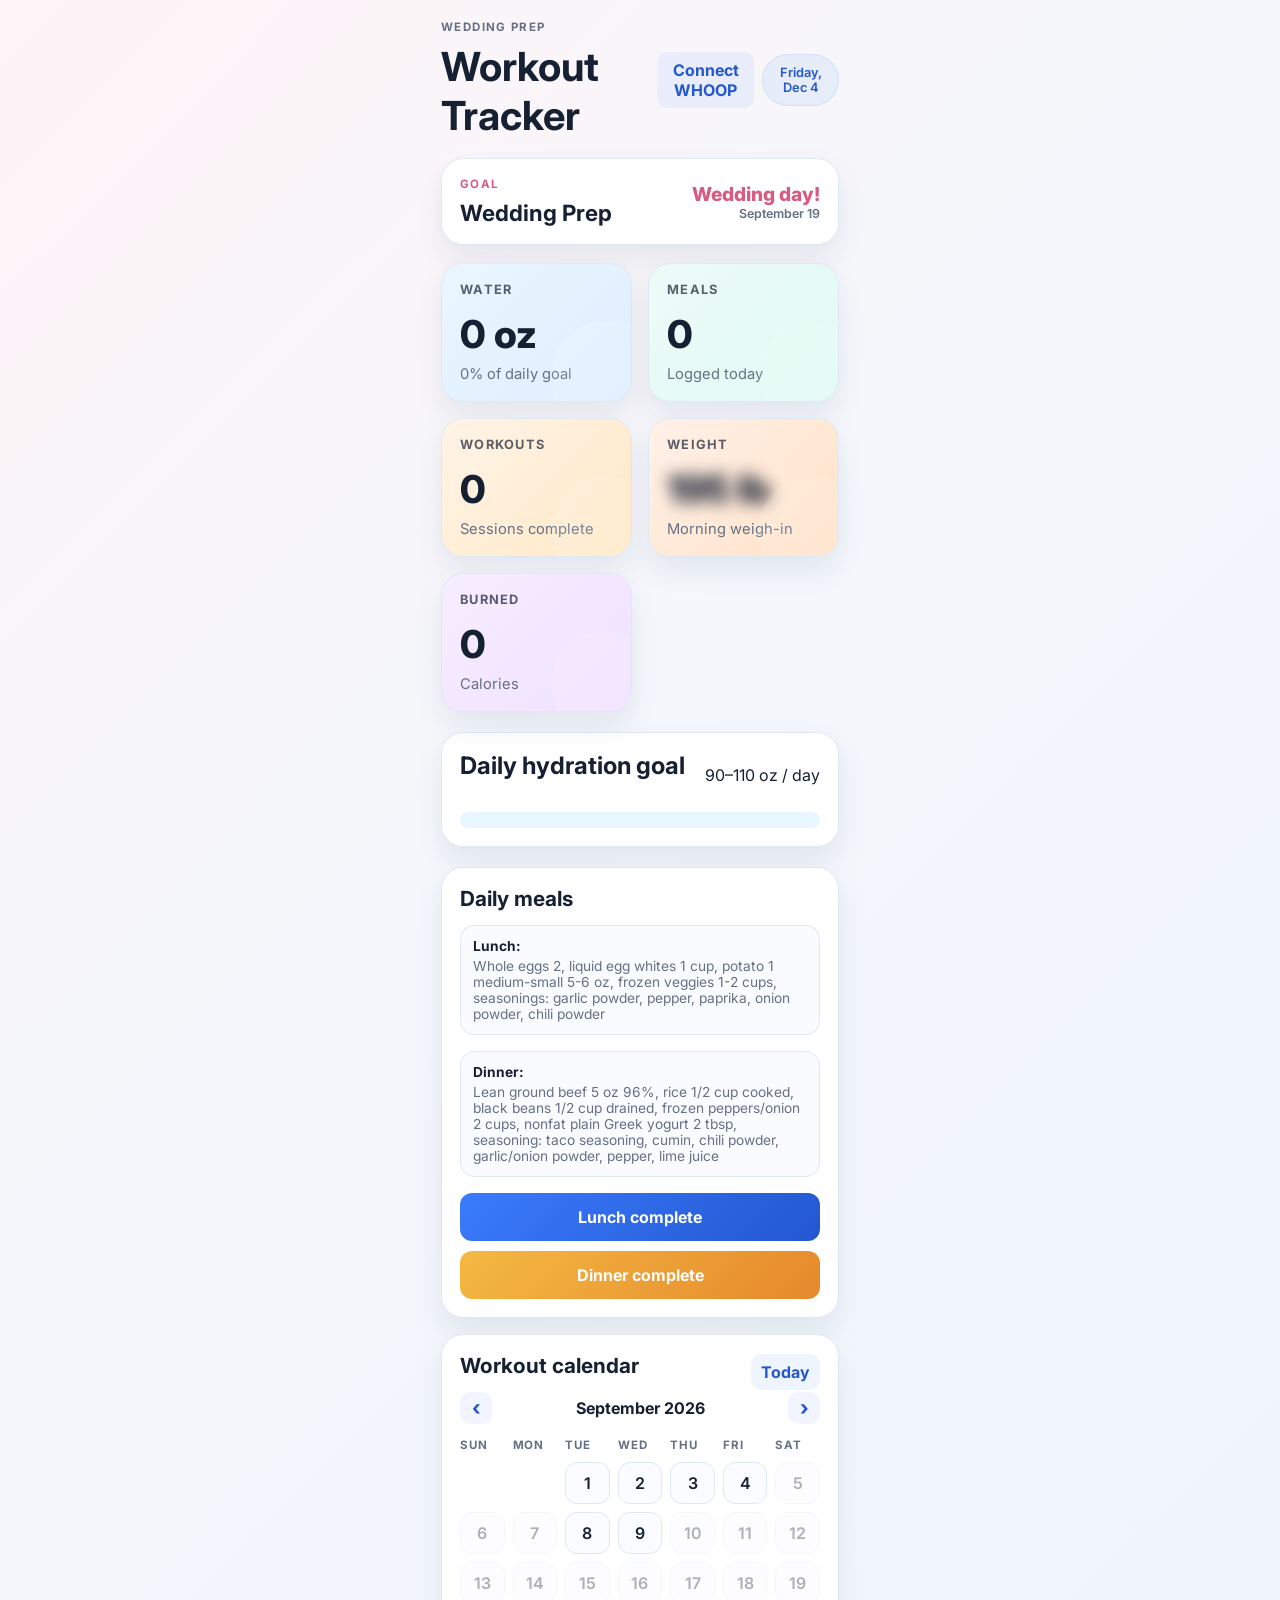
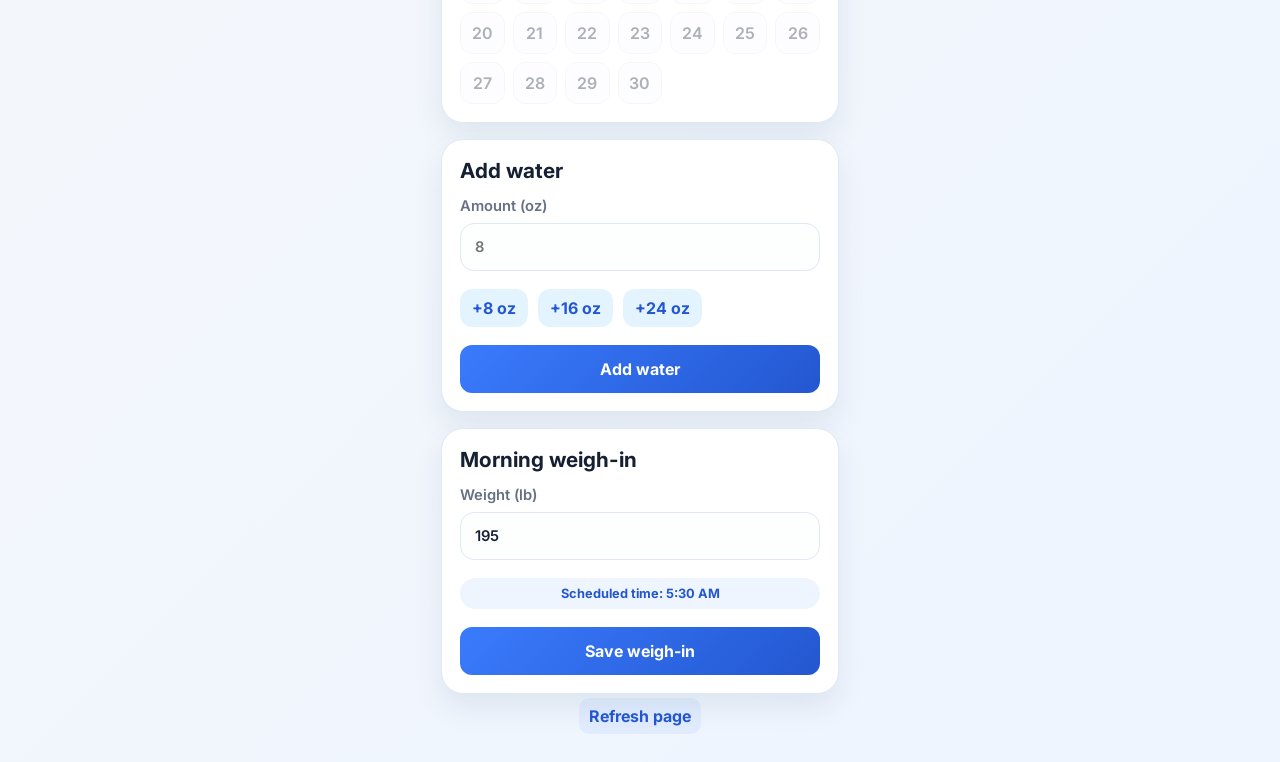
<file: index.html>
<!DOCTYPE html>
<html lang="en">
  <head>
    <meta charset="UTF-8" />
    <meta name="viewport" content="width=device-width, initial-scale=1.0, viewport-fit=cover" />
    <meta name="apple-mobile-web-app-capable" content="yes" />
    <meta name="apple-mobile-web-app-status-bar-style" content="default" />
    <title>Workout Tracker</title>
    <link rel="stylesheet" href="styles.css" />
    <link rel="preconnect" href="https://fonts.googleapis.com" />
    <link rel="preconnect" href="https://fonts.gstatic.com" crossorigin />
    <link
      href="https://fonts.googleapis.com/css2?family=Inter:wght@400;500;600;700;800&display=swap"
      rel="stylesheet"
    />
  </head>
  <body>
    <div class="app-shell">
      <header class="topbar">
        <div>
          <p class="eyebrow">Wedding prep</p>
          <h1>Workout Tracker</h1>
        </div>
        <div class="topbar-actions">
          <button type="button" class="tiny-btn" id="connectWhoopBtn">Connect WHOOP</button>
          <div class="date-pill" id="todayDate"></div>
        </div>
      </header>

      <section class="card goal-banner">
        <div class="goal-copy">
          <p class="eyebrow accent">Goal</p>
          <h2>Wedding Prep</h2>
        </div>
        <div class="countdown-wrap">
          <div class="countdown-value" id="weddingCountdown">0 days</div>
          <div class="goal-date">September 19</div>
        </div>
      </section>

      <main class="dashboard">
        <section class="summary-grid">
          <article class="card stat-card water-card log-launcher" data-log="water" role="button" tabindex="0" aria-label="Open water log">
            <div class="card-label">Water</div>
            <div class="stat-value" id="waterTotal">0 L</div>
            <div class="stat-meta"><span id="waterProgressLabel">0%</span> of daily goal</div>
          </article>

          <article class="card stat-card meals-card log-launcher" data-log="meal" role="button" tabindex="0" aria-label="Open meal log">
            <div class="card-label">Meals</div>
            <div class="stat-value" id="mealCount">0</div>
            <div class="stat-meta">Logged today</div>
          </article>

          <article class="card stat-card workout-card">
            <div class="card-label">Workouts</div>
            <div class="stat-value" id="workoutCount">0</div>
            <div class="stat-meta">Sessions complete</div>
          </article>

          <article class="card stat-card weight-card log-launcher" data-log="weight" role="button" tabindex="0" aria-label="Open weight log">
            <div class="card-label">Weight</div>
            <div class="stat-value" id="weightValue">195 lb</div>
            <div class="stat-meta">Morning weigh-in</div>
          </article>

          <article class="card stat-card calorie-card">
            <div class="card-label">Burned</div>
            <div class="stat-value" id="caloriesBurned">0</div>
            <div class="stat-meta">Calories</div>
          </article>
        </section>

        <section class="progress-wrap card">
          <div class="progress-head">
            <h2>Daily hydration goal</h2>
            <span id="hydrationGoalText">90–110 oz / day</span>
          </div>
          <div class="progress-bar">
            <div class="progress-fill" id="hydrationProgress"></div>
          </div>
        </section>

        <section class="forms-grid">
          <article class="card form-card">
            <h2>Daily meals</h2>
            <form id="mealForm" class="meal-check-form">
              <div class="meal-template">
                <strong>Lunch:</strong>
                <span>Whole eggs 2, liquid egg whites 1 cup, potato 1 medium-small 5-6 oz, frozen veggies 1-2 cups, seasonings: garlic powder, pepper, paprika, onion powder, chili powder</span>
              </div>

              <div class="meal-template">
                <strong>Dinner:</strong>
                <span>Lean ground beef 5 oz 96%, rice 1/2 cup cooked, black beans 1/2 cup drained, frozen peppers/onion 2 cups, nonfat plain Greek yogurt 2 tbsp, seasoning: taco seasoning, cumin, chili powder, garlic/onion powder, pepper, lime juice</span>
              </div>

              <div class="meal-check-buttons">
                <button type="button" class="meal-check-btn primary-btn" data-meal-type="Lunch">Lunch complete</button>
                <button type="button" class="meal-check-btn secondary-btn" data-meal-type="Dinner">Dinner complete</button>
              </div>
            </form>
          </article>

          <article class="card form-card calendar-card">
            <div class="calendar-topbar">
              <h2>Workout calendar</h2>
              <button type="button" class="tiny-btn" id="todayButton">Today</button>
            </div>

            <div class="calendar-nav">
              <button type="button" class="nav-btn" id="prevMonthBtn" aria-label="Previous month">‹</button>
              <div id="calendarMonthLabel" class="calendar-month-label">Month</div>
              <button type="button" class="nav-btn" id="nextMonthBtn" aria-label="Next month">›</button>
            </div>

            <div class="calendar-weekdays">
              <span>Sun</span>
              <span>Mon</span>
              <span>Tue</span>
              <span>Wed</span>
              <span>Thu</span>
              <span>Fri</span>
              <span>Sat</span>
            </div>
            <div id="calendarGrid" class="calendar-grid"></div>
          </article>

          <article class="card form-card water-card-form">
            <h2>Add water</h2>
            <form id="waterForm">
              <label>
                Amount (oz)
                <input type="number" name="waterAmount" min="5" step="1" placeholder="8" required />
              </label>

              <div class="quick-water-buttons">
                <button type="button" class="quick-water" data-amount="8">+8 oz</button>
                <button type="button" class="quick-water" data-amount="16">+16 oz</button>
                <button type="button" class="quick-water" data-amount="24">+24 oz</button>
              </div>

              <button type="submit" class="primary-btn">Add water</button>
            </form>
          </article>

          <article class="card form-card">
            <h2>Morning weigh-in</h2>
            <form id="weightForm">
              <label>
                Weight (lb)
                <input type="number" name="weightValue" min="80" step="0.1" value="195" required />
              </label>

              <div class="info-pill">Scheduled time: 5:30 AM</div>

              <button type="submit" class="primary-btn">Save weigh-in</button>
            </form>
          </article>
        </section>

      </main>

      <footer class="app-footer">
        <button type="button" class="tiny-btn refresh-btn" id="refreshPageBtn">Refresh page</button>
      </footer>

      <dialog id="visualLogDialog" class="visual-log-dialog">
        <div class="visual-log-header">
          <div>
            <p class="eyebrow accent">History</p>
            <h2 id="visualLogTitle">Water log</h2>
          </div>
          <button type="button" class="nav-btn" id="closeVisualLogBtn" aria-label="Close log">×</button>
        </div>
        <p id="visualLogSubtitle" class="visual-log-subtitle"></p>
        <ul id="visualLogList" class="entry-list visual-log-list"></ul>
      </dialog>

      <dialog id="workoutDialog" class="visual-log-dialog workout-dialog">
        <div class="visual-log-header">
          <div>
            <p class="eyebrow accent">Calendar workout</p>
            <h2 id="selectedWorkoutLabel">Selected workout</h2>
          </div>
          <button type="button" class="nav-btn" id="closeWorkoutBtn" aria-label="Close workout">×</button>
        </div>
        <form id="workoutForm" class="workout-check-form">
          <p id="selectedWorkoutStatus" class="workout-status" aria-live="polite"></p>
          <div id="selectedWorkoutItems" class="selected-workout-items"></div>

          <div class="selected-workout-actions">
            <button type="submit" class="primary-btn compact-btn">Mark done</button>
            <div class="add-item-row">
              <input id="newExerciseInput" type="text" placeholder="Add workout item" />
              <button type="button" id="addExerciseBtn" class="secondary-btn compact-btn">Add item</button>
            </div>
          </div>
        </form>
      </dialog>
    </div>

    <script src="script.js"></script>
  </body>
</html>
</file>
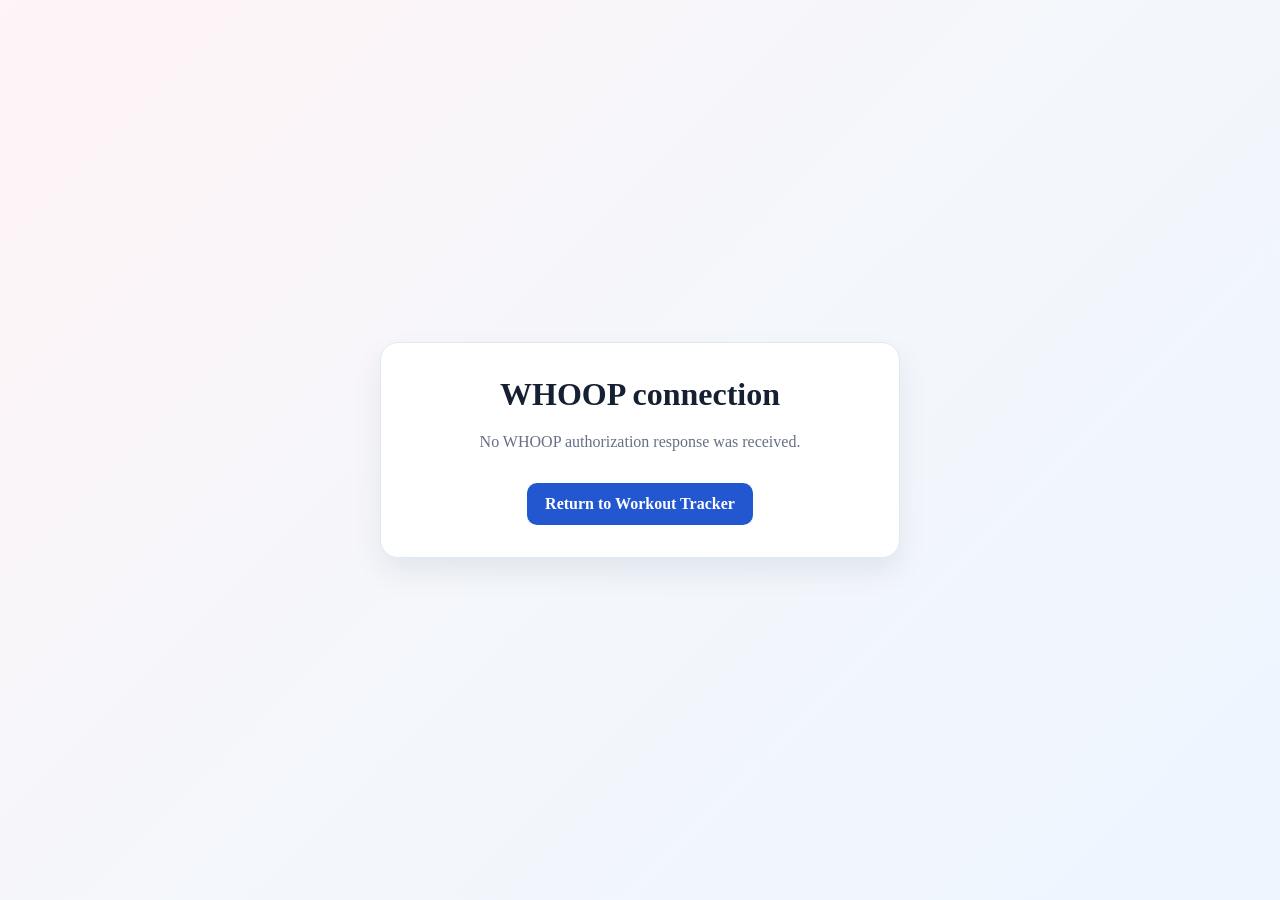
<file: oauth-callback.html>
<!DOCTYPE html>
<html lang="en">
  <head>
    <meta charset="UTF-8" />
    <meta name="viewport" content="width=device-width, initial-scale=1.0" />
    <title>WHOOP Connection | Workout Tracker</title>
    <style>
      :root {
        --text: #162033;
        --muted: #667085;
        --surface: #ffffff;
        --border: #dfe8f5;
        --primary: #2357d0;
        --background: #f4f7fb;
        --success: #148a7d;
        --error: #c0395b;
      }

      * {
        box-sizing: border-box;
      }

      body {
        display: grid;
        min-height: 100vh;
        place-items: center;
        margin: 0;
        padding: 20px;
        color: var(--text);
        background: linear-gradient(135deg, #fff4f7 0%, var(--background) 50%, #eef5ff 100%);
        font-family: Georgia, "Times New Roman", serif;
      }

      main {
        width: min(100%, 520px);
        padding: 32px;
        text-align: center;
        background: var(--surface);
        border: 1px solid var(--border);
        border-radius: 18px;
        box-shadow: 0 14px 30px rgba(17, 41, 74, 0.08);
      }

      h1 {
        margin: 0 0 12px;
        line-height: 1.2;
      }

      p {
        color: var(--muted);
        line-height: 1.6;
      }

      .status {
        color: var(--success);
        font-weight: 700;
      }

      .status.error {
        color: var(--error);
      }

      a {
        display: inline-block;
        margin-top: 12px;
        padding: 12px 18px;
        color: white;
        background: var(--primary);
        border-radius: 10px;
        font-weight: 700;
        text-decoration: none;
      }
    </style>
  </head>
  <body>
    <main>
      <h1 id="title">WHOOP connection</h1>
      <p id="message">Checking the authorization response...</p>
      <a href="./index.html">Return to Workout Tracker</a>
    </main>

    <script>
      const whoopApiBaseUrl = 'https://workout-tau-lake.vercel.app';
      const params = new URLSearchParams(window.location.search);
      const error = params.get('error');
      const message = document.getElementById('message');

      if (error) {
        document.getElementById('title').textContent = 'WHOOP connection canceled';
        message.textContent = params.get('error_description') || 'WHOOP did not authorize the connection.';
        message.className = 'status error';
      } else if (params.has('code')) {
        message.textContent = 'Completing the WHOOP connection...';
        fetch(`${whoopApiBaseUrl}/api/whoop/token`, {
          method: 'POST',
          headers: { 'Content-Type': 'application/json' },
          credentials: 'include',
          body: JSON.stringify({ code: params.get('code'), state: params.get('state') }),
        })
          .then(async (response) => {
            const data = await response.json();
            if (!response.ok) throw new Error(data.error || 'WHOOP authorization failed.');
            localStorage.setItem('whoopTokens', JSON.stringify(data));
            message.textContent = 'WHOOP is connected. You can return to the Workout Tracker.';
            message.className = 'status';
          })
          .catch((connectionError) => {
            message.textContent = connectionError.message;
            message.className = 'status error';
          });
      } else {
        message.textContent = 'No WHOOP authorization response was received.';
      }
    </script>
  </body>
</html>
</file>
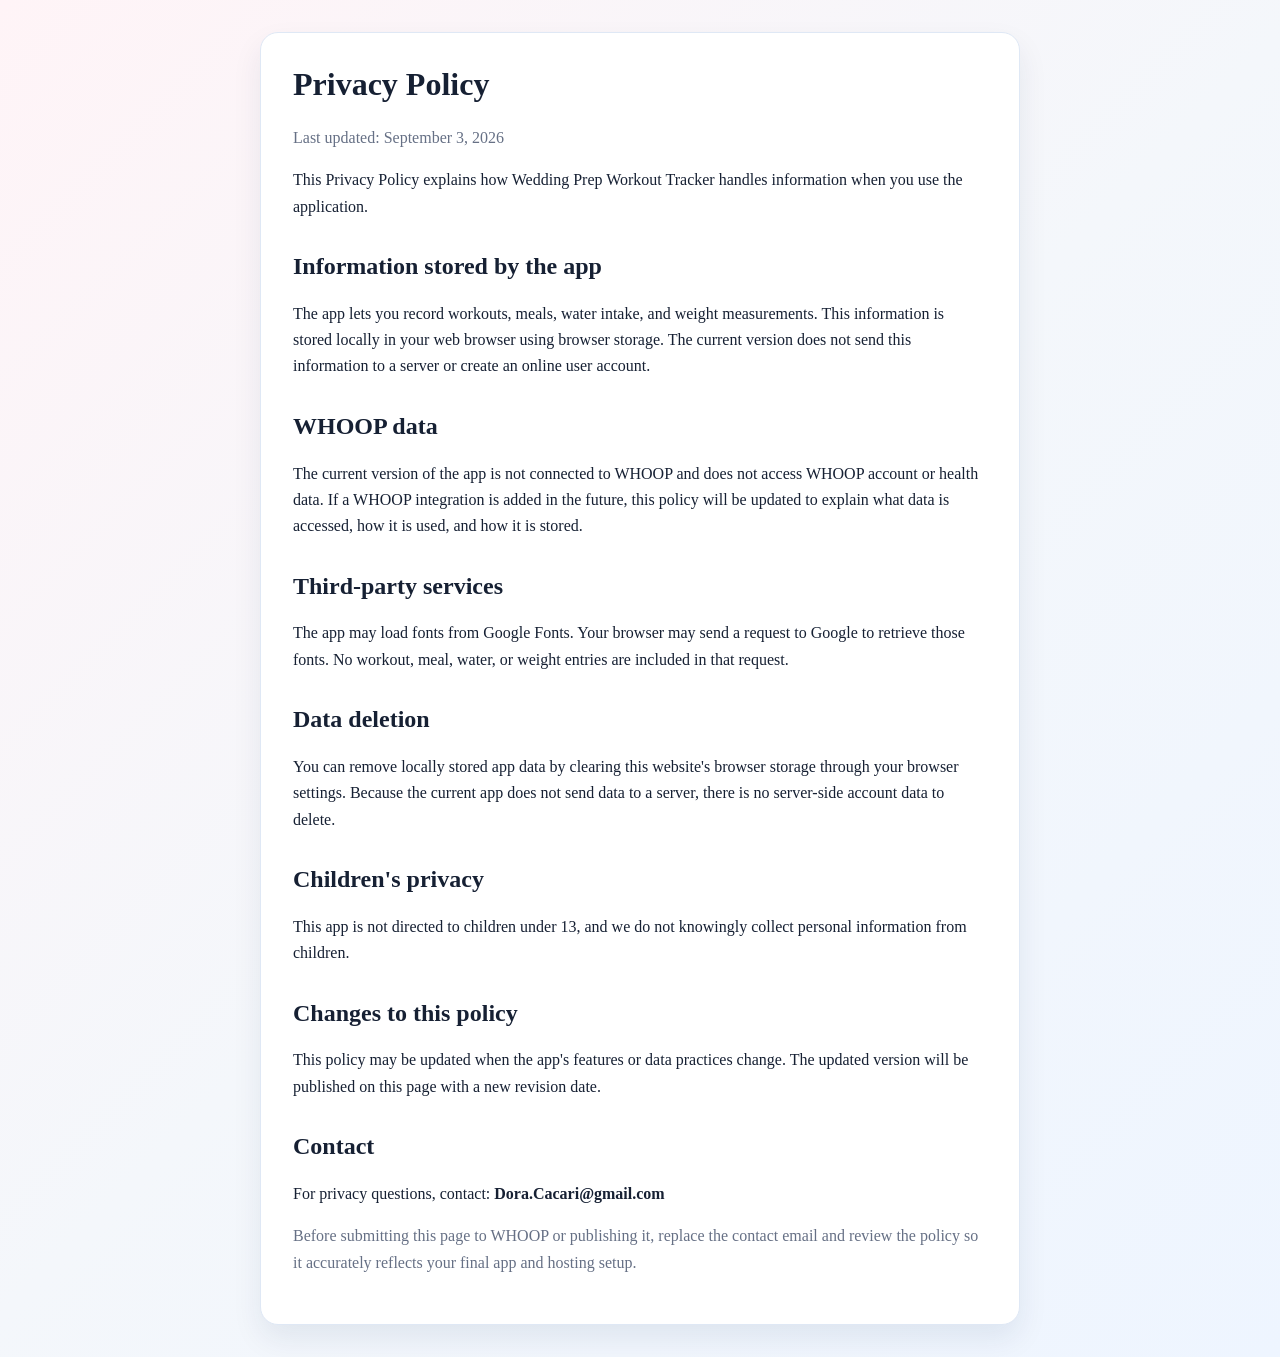
<file: privacy-policy.html>
<!DOCTYPE html>
<html lang="en">
  <head>
    <meta charset="UTF-8" />
    <meta name="viewport" content="width=device-width, initial-scale=1.0" />
    <title>Privacy Policy | Wedding Prep Workout Tracker</title>
    <style>
      :root {
        --text: #162033;
        --muted: #667085;
        --surface: #ffffff;
        --border: #dfe8f5;
        --primary: #2357d0;
        --background: #f4f7fb;
      }

      * {
        box-sizing: border-box;
      }

      body {
        margin: 0;
        padding: 32px 16px;
        color: var(--text);
        background: linear-gradient(135deg, #fff4f7 0%, var(--background) 50%, #eef5ff 100%);
        font-family: Georgia, "Times New Roman", serif;
        line-height: 1.65;
      }

      main {
        width: min(100%, 760px);
        margin: 0 auto;
        padding: 32px;
        background: var(--surface);
        border: 1px solid var(--border);
        border-radius: 18px;
        box-shadow: 0 14px 30px rgba(17, 41, 74, 0.08);
      }

      h1,
      h2 {
        line-height: 1.2;
      }

      h1 {
        margin-top: 0;
      }

      h2 {
        margin-top: 32px;
      }

      .updated,
      .note {
        color: var(--muted);
      }

      a {
        color: var(--primary);
      }

      @media (max-width: 560px) {
        body {
          padding: 16px 10px;
        }

        main {
          padding: 24px 20px;
        }
      }
    </style>
  </head>
  <body>
    <main>
      <h1>Privacy Policy</h1>
      <p class="updated">Last updated: September 3, 2026</p>

      <p>
        This Privacy Policy explains how Wedding Prep Workout Tracker handles information when you use the application.
      </p>

      <h2>Information stored by the app</h2>
      <p>
        The app lets you record workouts, meals, water intake, and weight measurements. This information is stored locally in your web browser using browser storage. The current version does not send this information to a server or create an online user account.
      </p>

      <h2>WHOOP data</h2>
      <p>
        The current version of the app is not connected to WHOOP and does not access WHOOP account or health data. If a WHOOP integration is added in the future, this policy will be updated to explain what data is accessed, how it is used, and how it is stored.
      </p>

      <h2>Third-party services</h2>
      <p>
        The app may load fonts from Google Fonts. Your browser may send a request to Google to retrieve those fonts. No workout, meal, water, or weight entries are included in that request.
      </p>

      <h2>Data deletion</h2>
      <p>
        You can remove locally stored app data by clearing this website's browser storage through your browser settings. Because the current app does not send data to a server, there is no server-side account data to delete.
      </p>

      <h2>Children's privacy</h2>
      <p>
        This app is not directed to children under 13, and we do not knowingly collect personal information from children.
      </p>

      <h2>Changes to this policy</h2>
      <p>
        This policy may be updated when the app's features or data practices change. The updated version will be published on this page with a new revision date.
      </p>

      <h2>Contact</h2>
      <p>
        For privacy questions, contact: <strong>Dora.Cacari@gmail.com</strong>
      </p>

      <p class="note">
        Before submitting this page to WHOOP or publishing it, replace the contact email and review the policy so it accurately reflects your final app and hosting setup.
      </p>
    </main>
  </body>
</html>
</file>
<file: styles.css>
:root {
  --bg: #f4f7fb;
  --surface: #ffffff;
  --surface-alt: #edf3ff;
  --primary: #3a7bfd;
  --primary-dark: #2357d0;
  --accent: #2ec4b6;
  --accent-soft: rgba(46, 196, 182, 0.12);
  --water: #45b3ff;
  --water-soft: rgba(69, 179, 255, 0.14);
  --text: #162033;
  --muted: #667085;
  --border: #dfe8f5;
  --shadow: 0 14px 30px rgba(17, 41, 74, 0.08);
  --danger: #ef476f;
  --warning: #ffb703;
  --rose: #f7dfe6;
  --rose-deep: #d65c82;
}

* {
  box-sizing: border-box;
  -webkit-tap-highlight-color: transparent;
}

html {
  scroll-behavior: smooth;
}

body {
  margin: 0;
  font-family: "Inter", sans-serif;
  background: linear-gradient(135deg, #fff4f7 0%, #f4f7fb 35%, #eef5ff 100%);
  color: var(--text);
}

button,
input,
select {
  font: inherit;
}

.app-shell {
  max-width: 430px;
  margin: 0 auto;
  padding: calc(20px + env(safe-area-inset-top)) 16px calc(28px + env(safe-area-inset-bottom));
}

.topbar {
  display: flex;
  align-items: center;
  justify-content: space-between;
  margin-bottom: 18px;
  gap: 12px;
}

.topbar-actions {
  display: flex;
  align-items: center;
  gap: 8px;
}

.app-footer {
  display: flex;
  justify-content: center;
  padding-top: 4px;
}

.refresh-btn {
  padding: 8px 12px;
}

.eyebrow {
  margin: 0 0 8px;
  color: var(--muted);
  text-transform: uppercase;
  letter-spacing: 0.12em;
  font-weight: 700;
  font-size: 0.72rem;
}

.eyebrow.accent {
  color: var(--rose-deep);
}

h1,
h2,
p {
  margin-top: 0;
}

h1 {
  margin-bottom: 0;
  font-size: clamp(1.9rem, 7vw, 2.5rem);
}

.date-pill {
  background: rgba(58, 123, 253, 0.08);
  color: var(--primary-dark);
  border: 1px solid rgba(58, 123, 253, 0.12);
  border-radius: 999px;
  padding: 10px 14px;
  font-weight: 600;
  font-size: 0.8rem;
  text-align: center;
}

.goal-banner {
  display: flex;
  align-items: center;
  justify-content: space-between;
  gap: 14px;
  padding: 18px 16px;
  background: linear-gradient(135deg, #fff0f3 0%, #ffe5ee 100%);
  border: 1px solid rgba(214, 92, 130, 0.15);
  margin-bottom: 18px;
}

.goal-copy h2 {
  margin-bottom: 0;
  font-size: 1.4rem;
}

.countdown-wrap {
  text-align: right;
}

.countdown-value {
  font-size: 1.2rem;
  font-weight: 800;
  color: var(--rose-deep);
}

.goal-date {
  color: var(--muted);
  font-size: 0.78rem;
  font-weight: 600;
}

.dashboard {
  display: flex;
  flex-direction: column;
  gap: 20px;
}

.summary-grid,
.forms-grid,
.lists-grid {
  display: grid;
  gap: 16px;
}

.summary-grid {
  grid-template-columns: repeat(2, minmax(0, 1fr));
}

.forms-grid,
.lists-grid {
  grid-template-columns: 1fr;
}

.card {
  background: var(--surface);
  border: 1px solid var(--border);
  box-shadow: var(--shadow);
  border-radius: 22px;
  padding: 18px;
}

.stat-card {
  position: relative;
  overflow: hidden;
}

.log-launcher {
  cursor: pointer;
  transition: transform 0.2s ease, box-shadow 0.2s ease;
}

.log-launcher:hover,
.log-launcher:focus-visible {
  transform: translateY(-2px);
  box-shadow: 0 18px 34px rgba(17, 41, 74, 0.14);
  outline: none;
}

.weight-card:not(.weight-revealed) #weightValue {
  filter: blur(8px);
  user-select: none;
}

.stat-card::after {
  content: "";
  position: absolute;
  inset: auto -30px -30px auto;
  width: 110px;
  height: 110px;
  background: rgba(255, 255, 255, 0.12);
  border-radius: 50%;
}

.water-card {
  background: linear-gradient(135deg, #eaf6ff 0%, #dfeeff 100%);
}

.weight-card {
  background: linear-gradient(135deg, #fff1e8 0%, #ffe2c8 100%);
}

.meals-card {
  background: linear-gradient(135deg, #eefbf8 0%, #dffaf3 100%);
}

.workout-card {
  background: linear-gradient(135deg, #fff4e7 0%, #ffe9c7 100%);
}

.calorie-card {
  background: linear-gradient(135deg, #f7edff 0%, #f0e1ff 100%);
}

.card-label {
  font-size: 0.8rem;
  text-transform: uppercase;
  letter-spacing: 0.1em;
  font-weight: 700;
  opacity: 0.7;
}

.stat-value {
  font-size: clamp(1.8rem, 3vw, 2.5rem);
  font-weight: 800;
  margin: 14px 0 8px;
}

.stat-meta {
  color: var(--muted);
  font-size: 0.92rem;
}

.progress-wrap {
  display: flex;
  flex-direction: column;
  gap: 12px;
}

.progress-head {
  display: flex;
  justify-content: space-between;
  gap: 12px;
  align-items: center;
}

.progress-bar {
  width: 100%;
  height: 16px;
  border-radius: 999px;
  background: rgba(69, 179, 255, 0.12);
  overflow: hidden;
}

.progress-fill {
  width: 0%;
  height: 100%;
  background: linear-gradient(90deg, var(--water) 0%, #6cc9ff 100%);
  border-radius: 999px;
  transition: width 0.25s ease;
}

.form-card h2,
.list-card h2 {
  margin-bottom: 14px;
  font-size: 1.3rem;
}

form {
  display: flex;
  flex-direction: column;
  gap: 18px;
}

label {
  display: flex;
  flex-direction: column;
  gap: 8px;
  color: var(--muted);
  font-weight: 600;
  font-size: 0.92rem;
}

input,
select {
  border: 1px solid var(--border);
  background: #fdfefe;
  border-radius: 14px;
  padding: 14px 14px;
  min-height: 48px;
  color: var(--text);
  transition: border-color 0.2s ease, box-shadow 0.2s ease;
}

input:focus,
select:focus {
  border-color: var(--primary);
  box-shadow: 0 0 0 4px rgba(58, 123, 253, 0.12);
  outline: none;
}

.inline-fields {
  display: grid;
  grid-template-columns: repeat(2, minmax(0, 1fr));
  gap: 12px;
}

.meal-check-form,
.workout-check-form {
  display: flex;
  flex-direction: column;
  gap: 16px;
}

.meal-template {
  display: flex;
  flex-direction: column;
  gap: 4px;
  background: #f9fbff;
  border: 1px solid var(--border);
  border-radius: 14px;
  padding: 12px;
  color: var(--muted);
  font-size: 0.86rem;
}

.meal-template strong {
  color: var(--text);
}

.workout-plan-box {
  border: 1px solid var(--border);
  background: #fafcff;
  border-radius: 14px;
  padding: 12px 14px;
}

.workout-plan-box h3 {
  margin: 0 0 10px;
  font-size: 1rem;
}

.workout-plan-box ul {
  margin: 0;
  padding-left: 18px;
  color: var(--muted);
  display: grid;
  gap: 6px;
  font-size: 0.84rem;
}

.meal-check-buttons {
  display: grid;
  gap: 10px;
}

.calendar-topbar,
.calendar-nav,
.selected-workout-header {
  display: flex;
  align-items: center;
  justify-content: space-between;
  gap: 10px;
}

.calendar-month-label {
  font-weight: 700;
  color: var(--text);
}

.calendar-weekdays,
.calendar-grid {
  display: grid;
  grid-template-columns: repeat(7, minmax(0, 1fr));
  gap: 8px;
}

.calendar-weekdays {
  margin-top: 14px;
  font-size: 0.72rem;
  color: var(--muted);
  text-transform: uppercase;
  letter-spacing: 0.08em;
  font-weight: 700;
}

.calendar-grid {
  margin-top: 10px;
}

.calendar-day {
  border: 1px solid var(--border);
  border-radius: 12px;
  background: #fafcff;
  min-height: 42px;
  display: flex;
  align-items: center;
  justify-content: center;
  color: var(--text);
  font-weight: 600;
  cursor: pointer;
  padding: 0;
}

.calendar-day.today {
  border-color: var(--primary);
  background: rgba(58, 123, 253, 0.08);
}

.calendar-day.complete {
  background: rgba(46, 196, 182, 0.14);
  border-color: rgba(46, 196, 182, 0.25);
}

.calendar-day.empty-day {
  background: transparent;
  border-color: transparent;
  cursor: default;
}

.selected-workout-items {
  display: flex;
  flex-direction: column;
  gap: 8px;
  margin-top: 8px;
}

.workout-status {
  margin: -6px 0 0;
  color: var(--muted);
  font-size: 0.82rem;
}

.check-item {
  display: flex;
  align-items: center;
  justify-content: space-between;
  gap: 10px;
  padding: 8px 10px;
  border: 1px solid var(--border);
  border-radius: 10px;
  background: #f9fbff;
  color: var(--text);
  font-size: 0.82rem;
}

.check-toggle {
  display: flex;
  align-items: center;
  gap: 10px;
  flex: 1;
}

.check-item input[type='checkbox'] {
  width: 18px;
  height: 18px;
  min-height: 18px;
  margin: 0;
}

.exercise-weight-input {
  width: 70px;
  min-height: 36px;
  padding: 8px 10px;
  border-radius: 10px;
  border: 1px solid var(--border);
  background: white;
  text-align: center;
}

.check-item:has(input:disabled) {
  background: #f1f4f8;
  color: var(--muted);
}

button:disabled,
input:disabled {
  cursor: not-allowed;
  opacity: 0.58;
}

.tiny-btn,
.nav-btn {
  border: none;
  border-radius: 10px;
  background: rgba(58, 123, 253, 0.08);
  color: var(--primary-dark);
  cursor: pointer;
  font-weight: 700;
}

.tiny-btn {
  padding: 8px 10px;
}

.nav-btn {
  width: 32px;
  height: 32px;
  font-size: 1.3rem;
}

.compact-btn {
  min-height: 36px;
  padding: 10px 12px;
}

.add-item-row {
  display: flex;
  gap: 8px;
  align-items: center;
}

.add-item-row input {
  flex: 1;
}

.primary-btn,
.secondary-btn,
.quick-water,
.delete-btn {
  border: none;
  border-radius: 12px;
  cursor: pointer;
  transition: transform 0.15s ease, opacity 0.2s ease;
}

.primary-btn {
  background: linear-gradient(135deg, var(--primary) 0%, var(--primary-dark) 100%);
  color: white;
  font-weight: 700;
  padding: 14px 18px;
  min-height: 48px;
}

.secondary-btn {
  background: linear-gradient(135deg, #f4b942 0%, #e6882c 100%);
  color: white;
  font-weight: 700;
  padding: 14px 18px;
  min-height: 48px;
}

.primary-btn:hover,
.secondary-btn:hover,
.quick-water:hover,
.delete-btn:hover {
  transform: translateY(-1px);
}

.quick-water-buttons {
  display: flex;
  flex-wrap: wrap;
  gap: 10px;
}

.quick-water {
  background: var(--water-soft);
  padding: 9px 12px;
  color: var(--primary-dark);
  font-weight: 700;
}

.list-header {
  display: flex;
  justify-content: space-between;
  align-items: center;
  gap: 12px;
  margin-bottom: 12px;
}

.list-header span {
  color: var(--muted);
  font-size: 0.8rem;
  text-transform: uppercase;
  letter-spacing: 0.08em;
}

.entry-list {
  list-style: none;
  padding: 0;
  margin: 0;
  display: flex;
  flex-direction: column;
  gap: 12px;
}

.entry-item {
  display: flex;
  justify-content: space-between;
  align-items: center;
  gap: 12px;
  border: 1px solid var(--border);
  background: #f9fbff;
  border-radius: 12px;
  padding: 10px 12px;
}

.entry-main {
  min-width: 0;
}

.entry-main strong,
.entry-main span {
  display: block;
}

.entry-main strong {
  margin-bottom: 4px;
  font-size: 0.96rem;
}

.entry-main span {
  color: var(--muted);
  font-size: 0.82rem;
}

.entry-meta {
  display: flex;
  align-items: center;
  gap: 12px;
}

.entry-tag {
  display: inline-flex;
  align-items: center;
  justify-content: center;
  border-radius: 999px;
  padding: 6px 10px;
  background: var(--accent-soft);
  color: #148a7d;
  font-size: 0.75rem;
  font-weight: 700;
}

.info-pill {
  border-radius: 999px;
  padding: 8px 12px;
  background: rgba(58, 123, 253, 0.08);
  color: var(--primary-dark);
  font-size: 0.8rem;
  font-weight: 700;
  text-align: center;
}

.delete-btn {
  background: rgba(239, 71, 111, 0.12);
  color: var(--danger);
  padding: 8px 10px;
  font-weight: 700;
}

.empty-state {
  color: var(--muted);
  text-align: center;
  border: 1px dashed var(--border);
  border-radius: 12px;
  padding: 18px;
  background: #fbfcff;
}

.visual-log-dialog {
  width: min(92vw, 430px);
  max-height: 82vh;
  border: 1px solid var(--border);
  border-radius: 22px;
  padding: 20px;
  color: var(--text);
  box-shadow: 0 24px 60px rgba(17, 41, 74, 0.2);
}

.visual-log-dialog::backdrop {
  background: rgba(22, 32, 51, 0.38);
}

.visual-log-header {
  display: flex;
  align-items: flex-start;
  justify-content: space-between;
  gap: 12px;
}

.visual-log-header h2 {
  margin-bottom: 0;
}

.visual-log-subtitle {
  color: var(--muted);
  font-size: 0.86rem;
  margin: 4px 0 16px;
}

.visual-log-list {
  max-height: 55vh;
  overflow-y: auto;
}

.workout-dialog {
  max-height: 88vh;
}

.selected-workout-actions {
  display: flex;
  flex-direction: column;
  gap: 12px;
}

@media (max-width: 640px) {
  .app-shell {
    padding: 18px 14px 32px;
  }

  .topbar,
  .goal-banner,
  .progress-head,
  .list-header,
  .entry-item {
    flex-direction: column;
    align-items: flex-start;
  }

  .topbar-actions {
    width: 100%;
    align-items: stretch;
    flex-direction: column;
  }

  .countdown-wrap {
    text-align: left;
  }

  .summary-grid,
  .forms-grid,
  .lists-grid,
  .inline-fields {
    grid-template-columns: 1fr;
  }

  .stat-card,
  .card {
    padding: 16px;
  }

  .primary-btn,
  .quick-water,
  .delete-btn {
    min-height: 44px;
    width: 100%;
  }

  .quick-water-buttons {
    display: grid;
    grid-template-columns: repeat(3, minmax(0, 1fr));
  }
}
</file>
